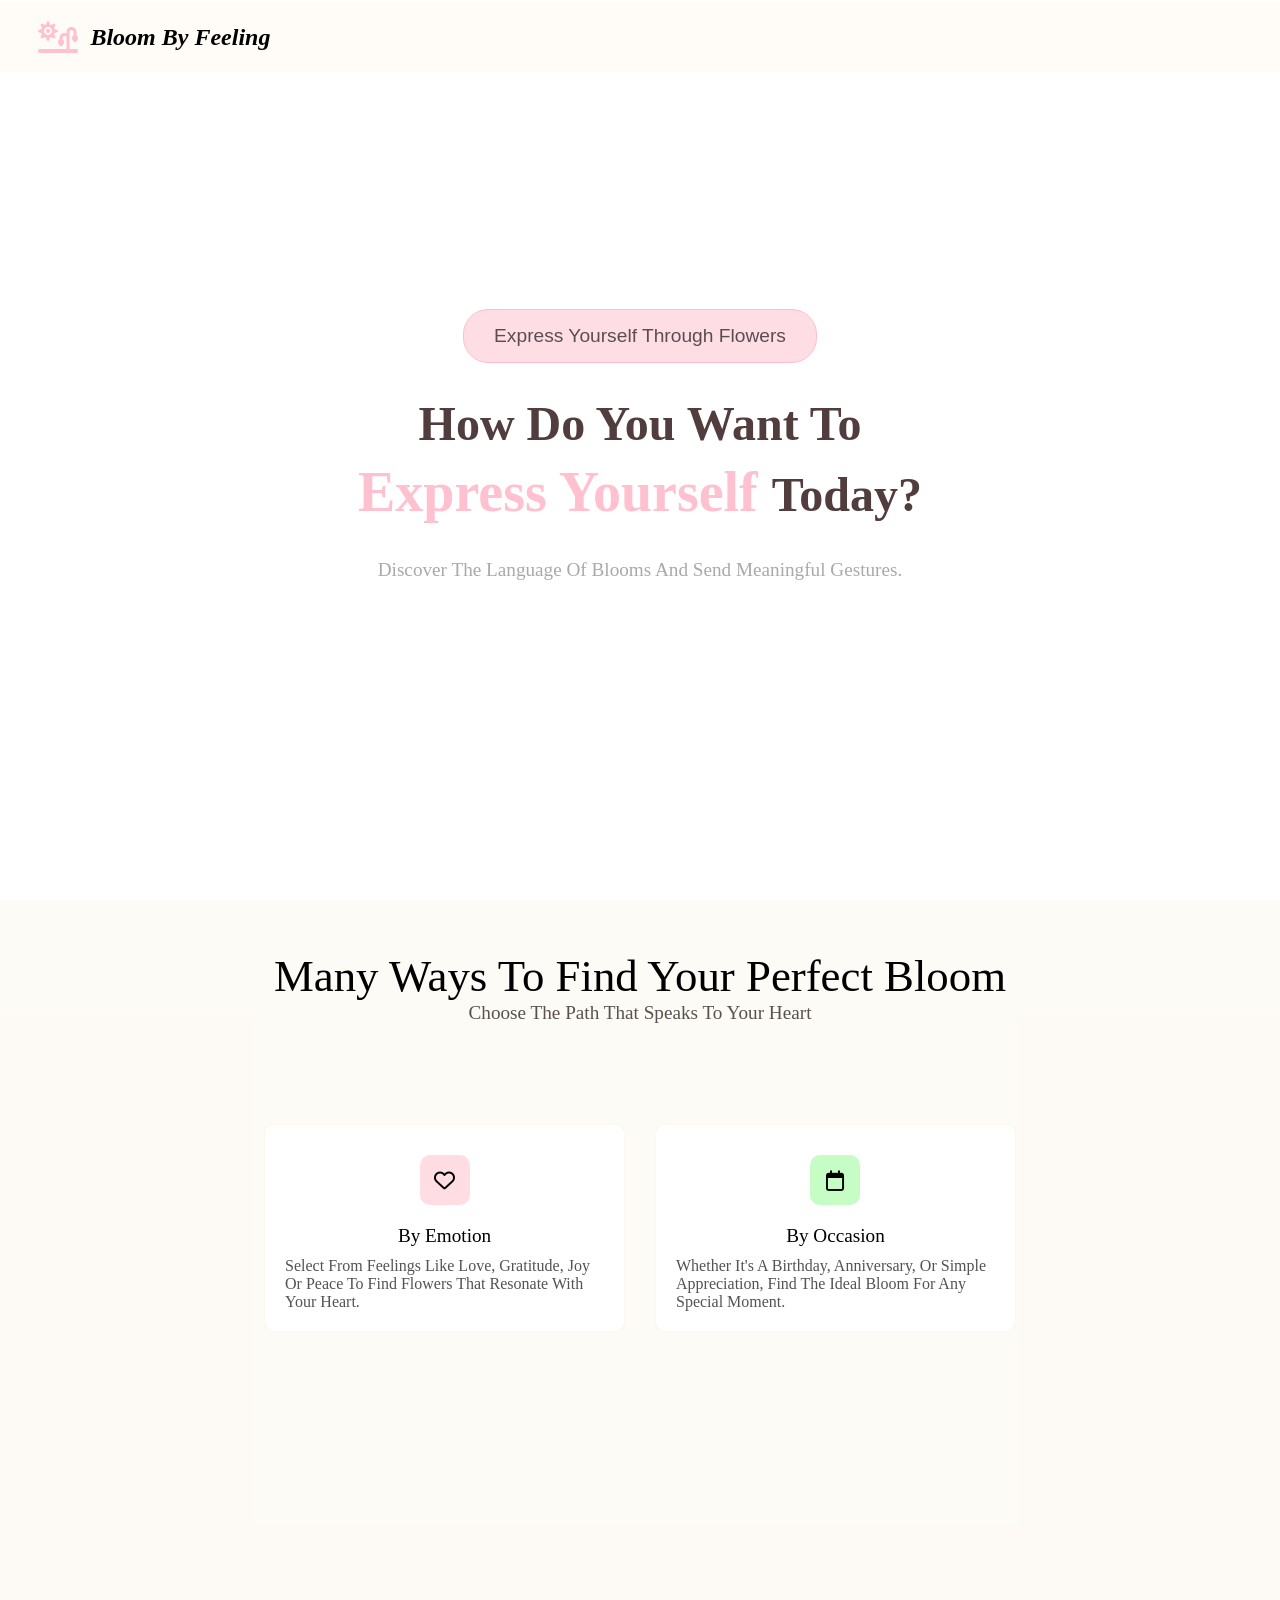
<file: index.html>
<!DOCTYPE html>
<html lang="en">
<head>
    <meta charset="UTF-8">
    <meta name="viewport" content="width=device-width, initial-scale=1.0">
    <title>Document</title>
    <link rel="stylesheet" href="bloom.css">
    <link rel="stylesheet" href="https://cdnjs.cloudflare.com/ajax/libs/font-awesome/6.4.0/css/all.min.css">
</head>
<body>
    <header>
        <nav>
            <i class="fa-solid fa-sun-plant-wilt"></i>
            <p>Bloom By Feeling</p>
        </nav>
        <section class="landing">
            <button>Express Yourself Through Flowers</button>
            <p>
                how do you want to <br> <span>Express Yourself </span>today?
            </p>
            <span class="basic-info">
                discover the language of blooms and send meaningful gestures.
            </span>
        </section>
    </header>
    <main>
        <div class="address">
            <p>many ways to find your perfect bloom</p>
            <span>choose the path that speaks to your heart</span>
        </div>
        <div class="main-cards">
            <div class="c1">
                <i class="fa-regular fa-heart"></i>
                <p>by emotion</p>
                <span>
                    select from feelings like love, gratitude, joy or peace to find flowers that resonate with your heart.
                </span>
            </div>
            <div class="c3">
                <i class="fa-regular fa-calendar"></i>
                <p>by occasion</p>
                <span>
                    whether it's a birthday, anniversary, or simple appreciation, find the ideal bloom for any special moment.
                </span>
            </div>
        </div>
    </main>
    <script src="bloom.js"></script>

</body>
</html>
</file>
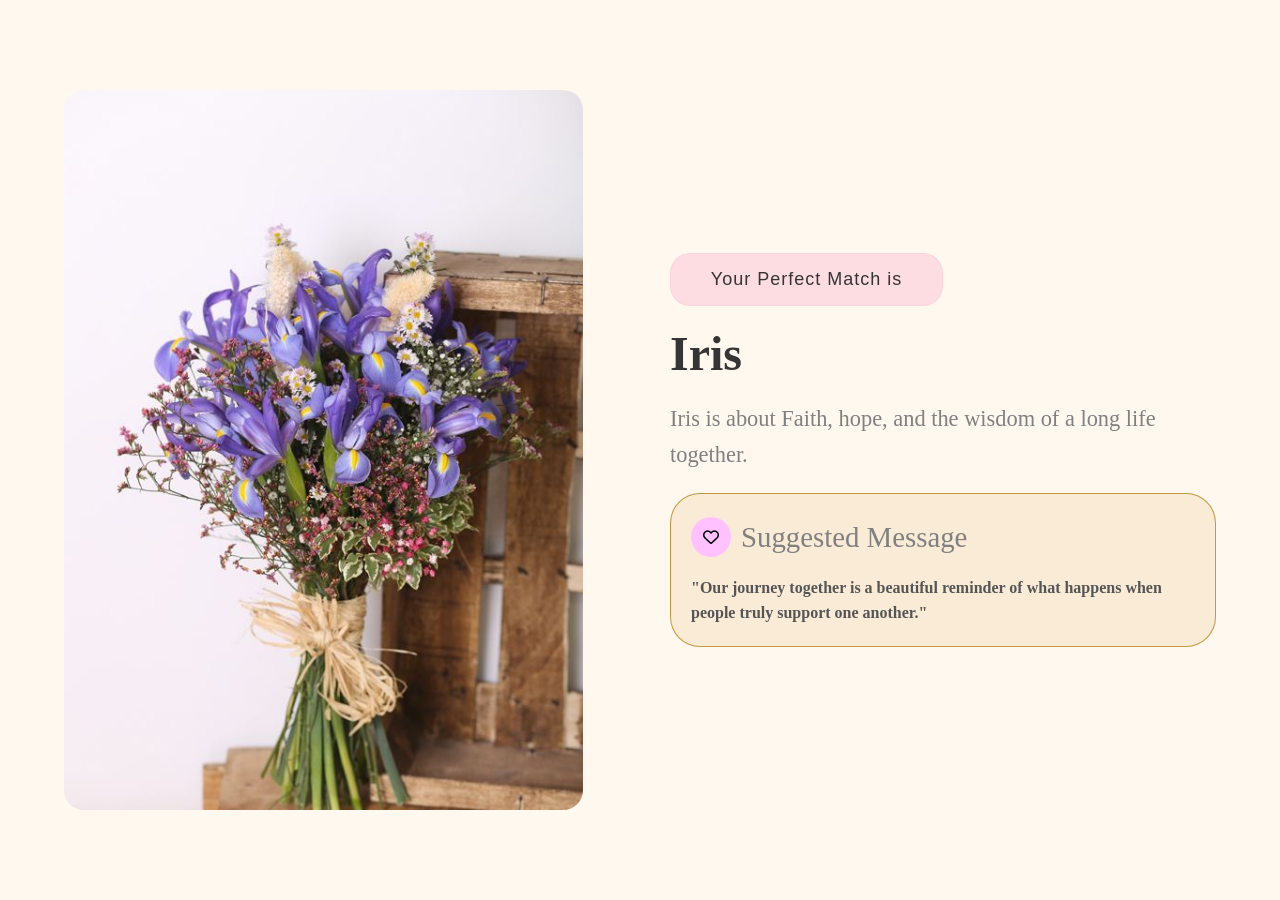
<file: ann.html>
<!DOCTYPE html>
<html lang="en">
<head>
    <meta charset="UTF-8">
    <meta name="viewport" content="width=device-width, initial-scale=1.0">
    <title>Document</title>
    <link rel="stylesheet" href="emotion1.css">
    <link rel="stylesheet" href="https://cdnjs.cloudflare.com/ajax/libs/font-awesome/6.4.0/css/all.min.css">
</head>
<body>
    <div class="main-content">
        <div class="pic">
            <img src="Iris.jpg">
        </div>
        <div class="description">
            <button>Your Perfect Match is</button>
            <p>Iris</p>
            <span>Iris is about Faith, hope, and the wisdom of a long life together.
            </span>
            <div class="msg">
                <div class="address">
                    <i class="fa-regular fa-heart"></i>
                    <span>Suggested Message</span>
                    
                </div>
                <div>
                    <p>"Our journey together is a beautiful reminder of what happens when people truly support one another."</p>
                </div>
            </div>    
        </div>
    </div>
    
</body>
</html>
</file>
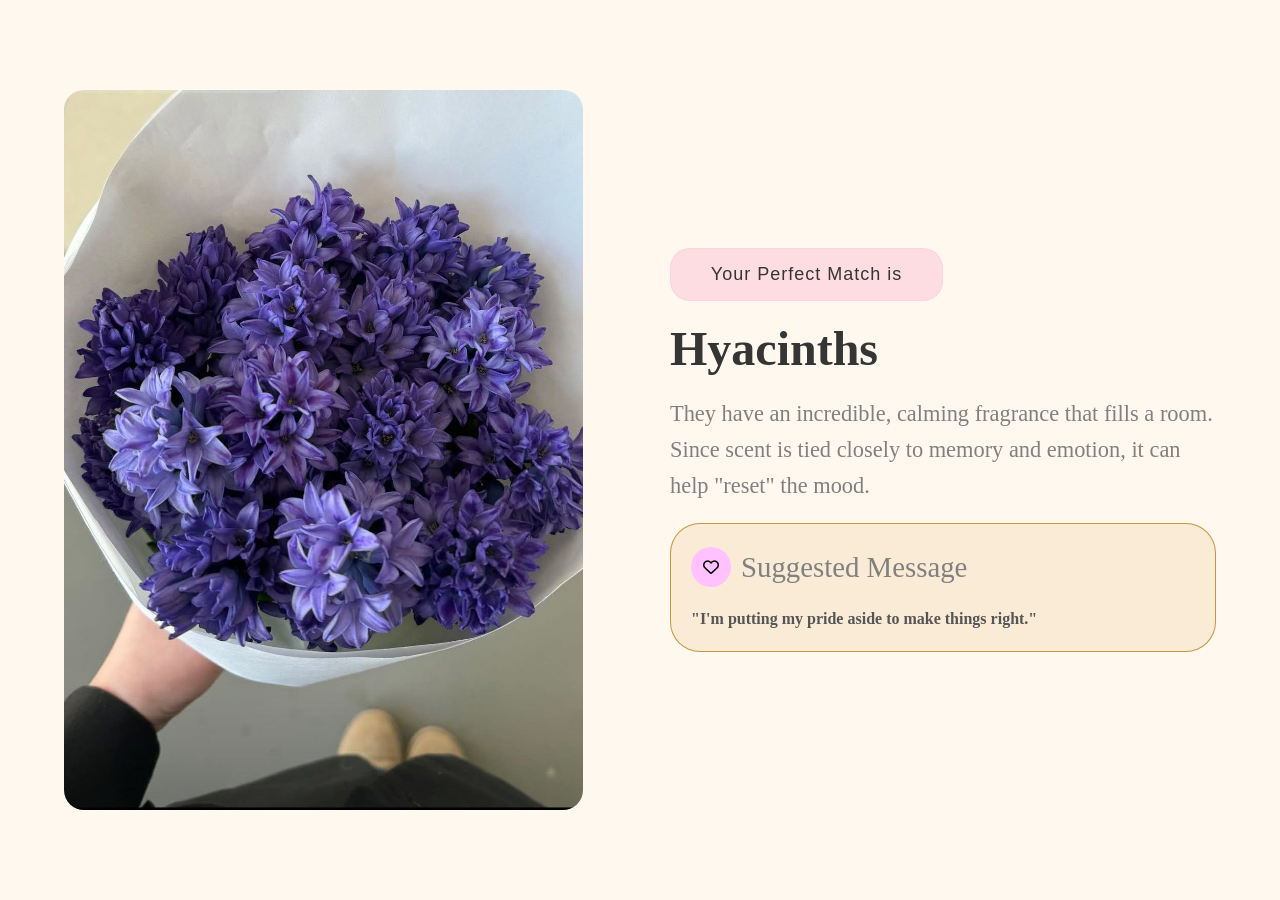
<file: apology.html>
<!DOCTYPE html>
<html lang="en">
<head>
    <meta charset="UTF-8">
    <meta name="viewport" content="width=device-width, initial-scale=1.0">
    <title>Document</title>
    <link rel="stylesheet" href="emotion1.css">
    <link rel="stylesheet" href="https://cdnjs.cloudflare.com/ajax/libs/font-awesome/6.4.0/css/all.min.css">
</head>
<body>
    <div class="main-content">
        <div class="pic">
            <img src="Hyacinths.jpg">
        </div>
        <div class="description">
            <button>Your Perfect Match is</button>
            <p>Hyacinths</p>
            <span>They have an incredible, calming fragrance that fills a room. Since scent is tied closely to memory and emotion, it can help "reset" the mood.
            </span>
            <div class="msg">
                <div class="address">
                    <i class="fa-regular fa-heart"></i>
                    <span>Suggested Message</span>
                    
                </div>
                <div>
                    <p>"I'm putting my pride aside to make things right."</p>
                </div>
            </div>    
        </div>
    </div>
    
</body>
</html>
</file>
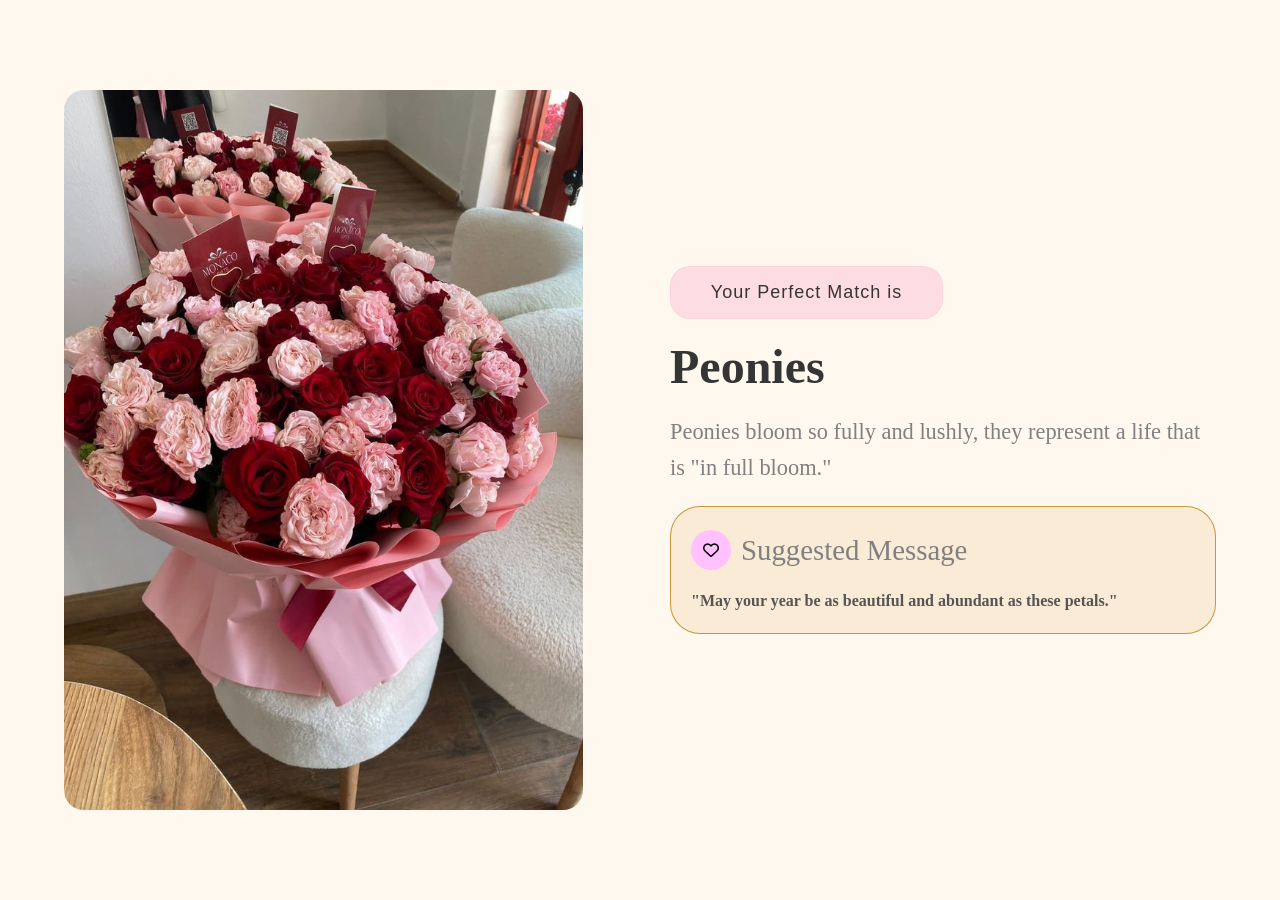
<file: birthday.html>
<!DOCTYPE html>
<html lang="en">
<head>
    <meta charset="UTF-8">
    <meta name="viewport" content="width=device-width, initial-scale=1.0">
    <title>Document</title>
    <link rel="stylesheet" href="emotion1.css">
    <link rel="stylesheet" href="https://cdnjs.cloudflare.com/ajax/libs/font-awesome/6.4.0/css/all.min.css">
</head>
<body>
    <div class="main-content">
        <div class="pic">
            <img src="Peonies.jpg">
        </div>
        <div class="description">
            <button>Your Perfect Match is</button>
            <p>Peonies</p>
            <span>Peonies bloom so fully and lushly, they represent a life that is "in full bloom."
            </span>
            <div class="msg">
                <div class="address">
                    <i class="fa-regular fa-heart"></i>
                    <span>Suggested Message</span>
                    
                </div>
                <div>
                    <p>"May your year be as beautiful and abundant as these petals."</p>
                </div>
            </div>    
        </div>
    </div>
    
</body>
</html>
</file>
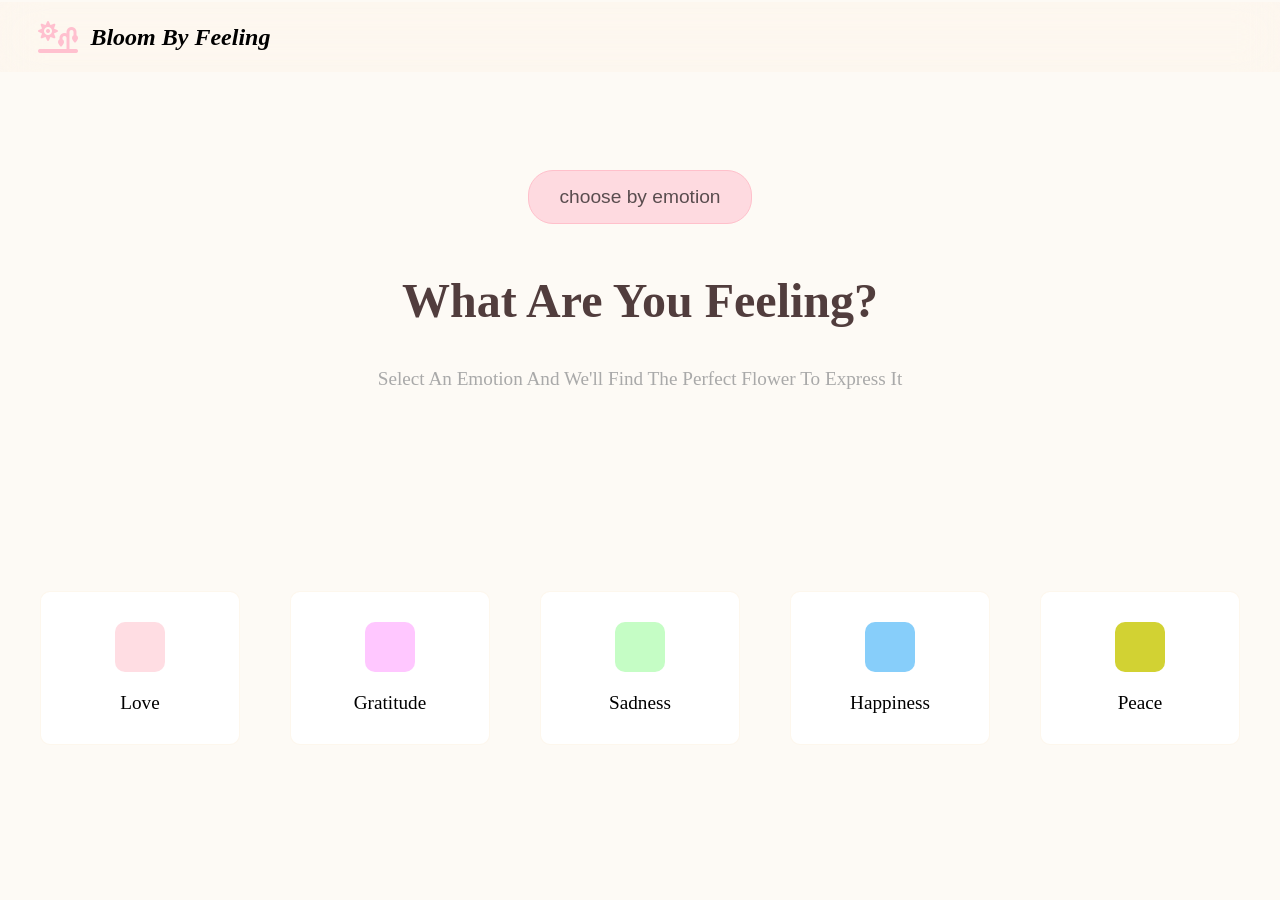
<file: emotion.html>
<!DOCTYPE html>
<html lang="en">
<head>
    <meta charset="UTF-8">
    <meta name="viewport" content="width=device-width, initial-scale=1.0">
    <title>Document</title>
    <link href="https://afeld.github.io/emoji-css/emoji.css" rel="stylesheet">
    <link rel="stylesheet" href="emo.css">
    <link rel="stylesheet" href="https://cdnjs.cloudflare.com/ajax/libs/font-awesome/6.4.0/css/all.min.css">
</head>
<body>
    <header>
        <nav>
            <i class="fa-solid fa-sun-plant-wilt"></i>
            <p>Bloom By Feeling</p>
        </nav>
        <section class="landing">
            <button>choose by emotion</button>
            <p>
                what are you feeling?
            </p>
            <span class="basic-info">
                select an emotion and we'll find the perfect flower to express it
            </span>
        </section>
    </header>
    <main>
        <div class="main-cards">
            <div class="card-1">
                <i class="em em-two_hearts" aria-role="presentation" aria-label="TWO HEARTS"></i>
                <p>Love</p>                   
            </div>
            <div class="card-2">
                <i class="em em-pray" aria-role="presentation" aria-label="PERSON WITH FOLDED HANDS"></i>
                <p>Gratitude</p>
            </div>
            <div class="card-3">
                <i class="em em-white_frowning_face" aria-role="presentation" aria-label=""></i>
                <p>Sadness</p>
            </div>
            <div class="card-4">
                <i class="em em-hugging_face" aria-role="presentation" aria-label="HUGGING FACE"></i>
                <p>Happiness</p> 
            </div>
            <div class="card-5">
                <i class="em em-peace_symbol" aria-role="presentation" aria-label=""></i>
                <p>Peace</p>
            </div>
        </div>
    </main>
    <script>
        const emotionLove = document.getElementsByClassName('card-1')[0];
        emotionLove.addEventListener('click', () => {
            window.location.href = 'emotion1.html';
        });

        const emotionGratitude = document.getElementsByClassName('card-2')[0];
        emotionGratitude.addEventListener('click', () => {
            window.location.href = 'emotion2.html';
        });

        const emotionSad = document.getElementsByClassName('card-3')[0];
        emotionSad.addEventListener('click', () => {
            window.location.href = 'emotion3.html';
        });

        const emotionHappiness = document.getElementsByClassName('card-4')[0];
        emotionHappiness.addEventListener('click', () => {
            window.location.href = 'emotion4.html';
        });

        const emotionPeace = document.getElementsByClassName('card-5')[0];
        emotionPeace.addEventListener('click', () => {
            window.location.href = 'emotion5.html';
        });

    </script>
</body>
</html>
</file>
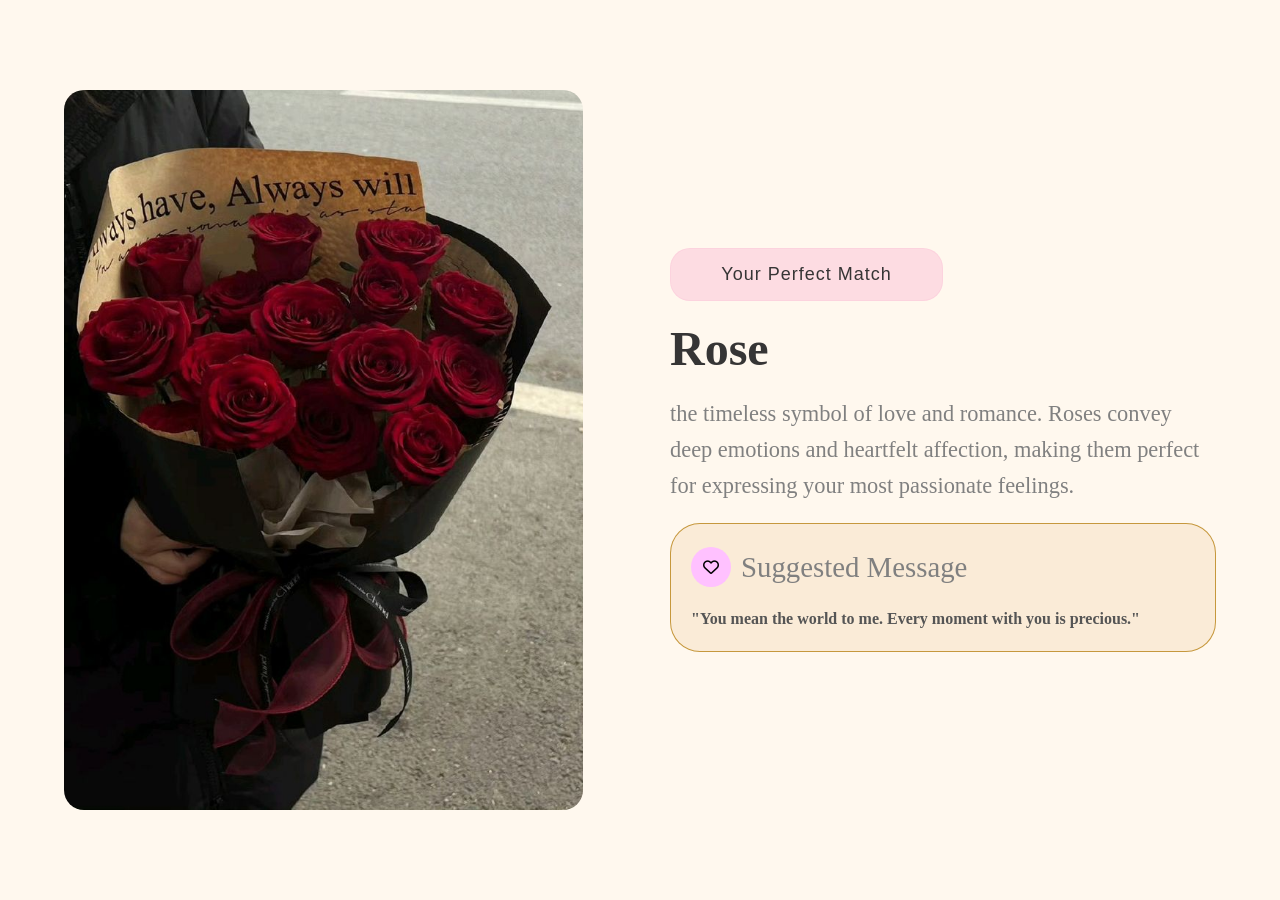
<file: emotion1.html>
<!DOCTYPE html>
<html lang="en">
<head>
    <meta charset="UTF-8">
    <meta name="viewport" content="width=device-width, initial-scale=1.0">
    <title>Document</title>
    <link rel="stylesheet" href="emotion1.css">
    <link rel="stylesheet" href="https://cdnjs.cloudflare.com/ajax/libs/font-awesome/6.4.0/css/all.min.css">
</head>
<body>
    <div class="main-content">
        <div class="pic">
            <img src="redrose.jpg">
        </div>
        <div class="description">
            <button>Your Perfect Match</button>
            <p>Rose</p>
            <span>the timeless symbol of love and romance. Roses convey deep emotions and heartfelt affection, making them perfect for expressing your most passionate feelings.</span>
            <div class="msg">
                <div class="address">
                    <i class="fa-regular fa-heart"></i>
                    <span>Suggested Message</span>
                    
                </div>
                <div>
                    <p>"You mean the world to me. Every moment with you is precious."</p>
                </div>
            </div>    
        </div>
    </div>
    
</body>
</html>
</file>
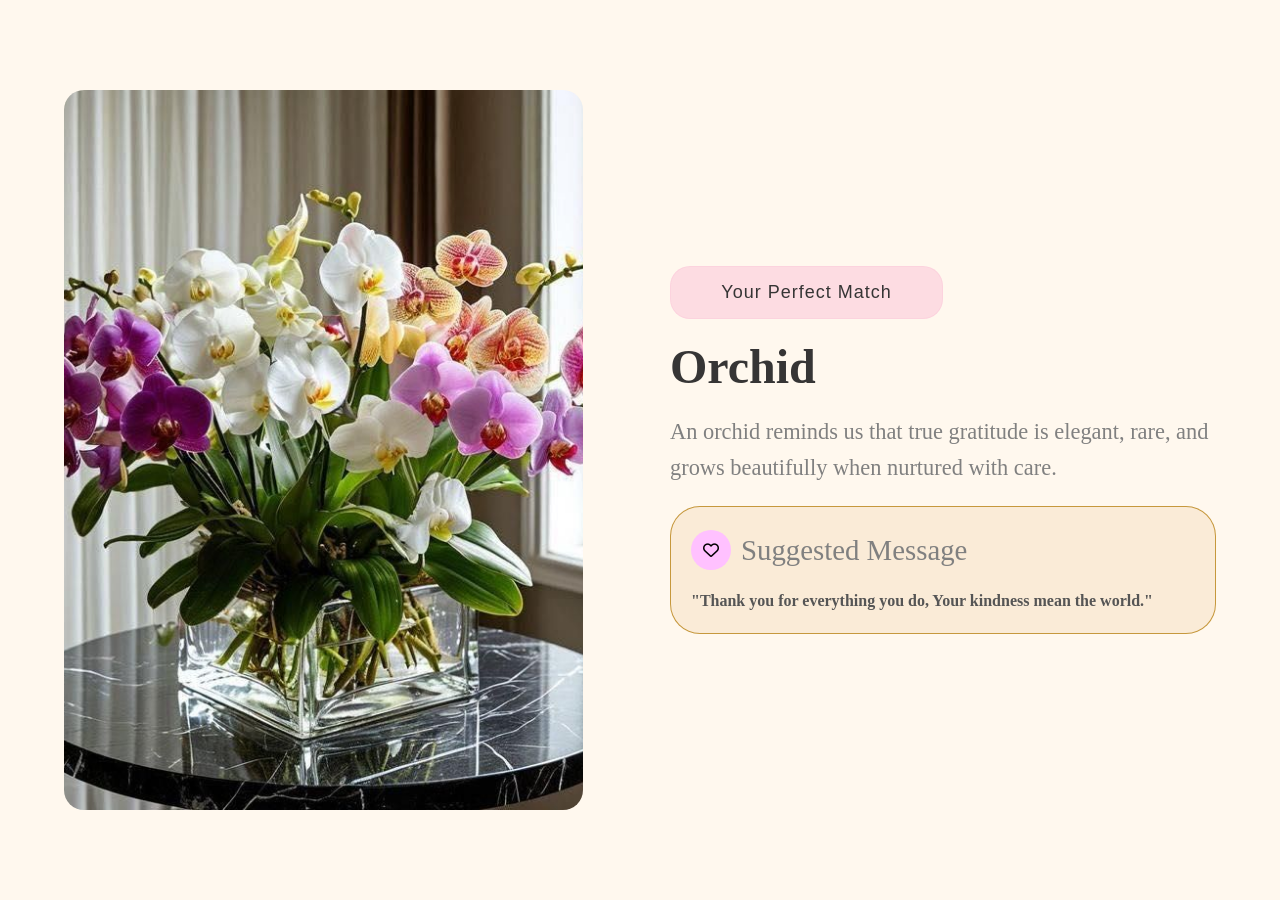
<file: emotion2.html>
<!DOCTYPE html>
<html lang="en">
<head>
    <meta charset="UTF-8">
    <meta name="viewport" content="width=device-width, initial-scale=1.0">
    <title>Document</title>
    <link rel="stylesheet" href="emotion1.css">
    <link rel="stylesheet" href="https://cdnjs.cloudflare.com/ajax/libs/font-awesome/6.4.0/css/all.min.css">
</head>
<body>
    <div class="main-content">
        <div class="pic">
            <img src="orchid.jpg">
        </div>
        <div class="description">
            <button>Your Perfect Match</button>
            <p>Orchid</p>
            <span>An orchid reminds us that true gratitude is elegant, rare, and grows beautifully when nurtured with care.</span>
            <div class="msg">
                <div class="address">
                    <i class="fa-regular fa-heart"></i>
                    <span>Suggested Message</span>
                    
                </div>
                <div>
                    <p>"Thank you for everything you do, Your kindness mean the world."</p>
                </div>
            </div>    
        </div>
    </div>
    
</body>
</html>
</file>
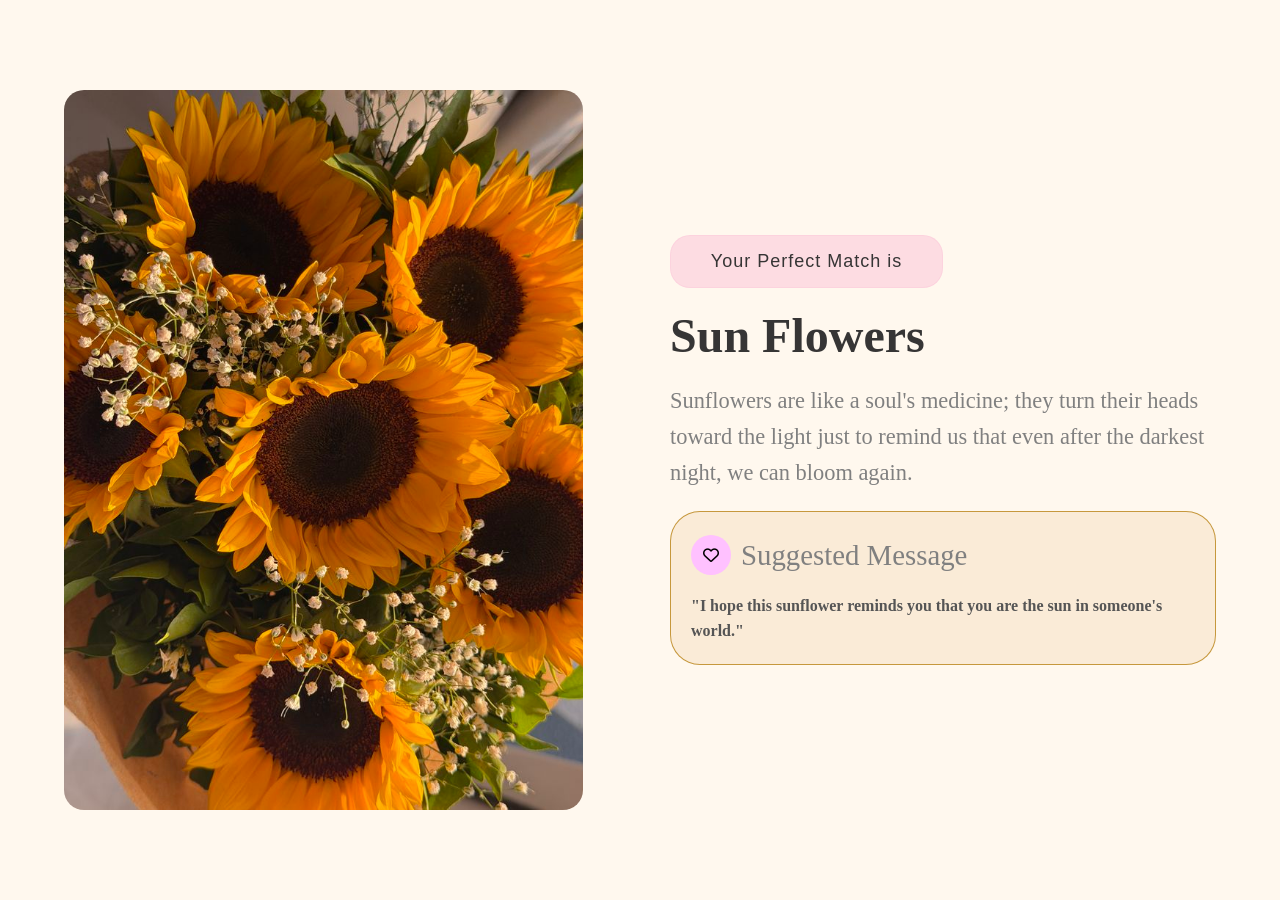
<file: emotion3.html>
<!DOCTYPE html>
<html lang="en">
<head>
    <meta charset="UTF-8">
    <meta name="viewport" content="width=device-width, initial-scale=1.0">
    <title>Document</title>
    <link rel="stylesheet" href="emotion1.css">
    <link rel="stylesheet" href="https://cdnjs.cloudflare.com/ajax/libs/font-awesome/6.4.0/css/all.min.css">
</head>
<body>
    <div class="main-content">
        <div class="pic">
            <img src="sunflowers.jpg">
        </div>
        <div class="description">
            <button>Your Perfect Match is</button>
            <p>Sun Flowers</p>
            <span>Sunflowers are like a soul's medicine; they turn their heads toward the light just to remind us that even after the darkest night, we can bloom again.</span>
            <div class="msg">
                <div class="address">
                    <i class="fa-regular fa-heart"></i>
                    <span>Suggested Message</span>
                    
                </div>
                <div>
                    <p>"I hope this sunflower reminds you that you are the sun in someone's world."</p>
                </div>
            </div>    
        </div>
    </div>
    
</body>
</html>
</file>
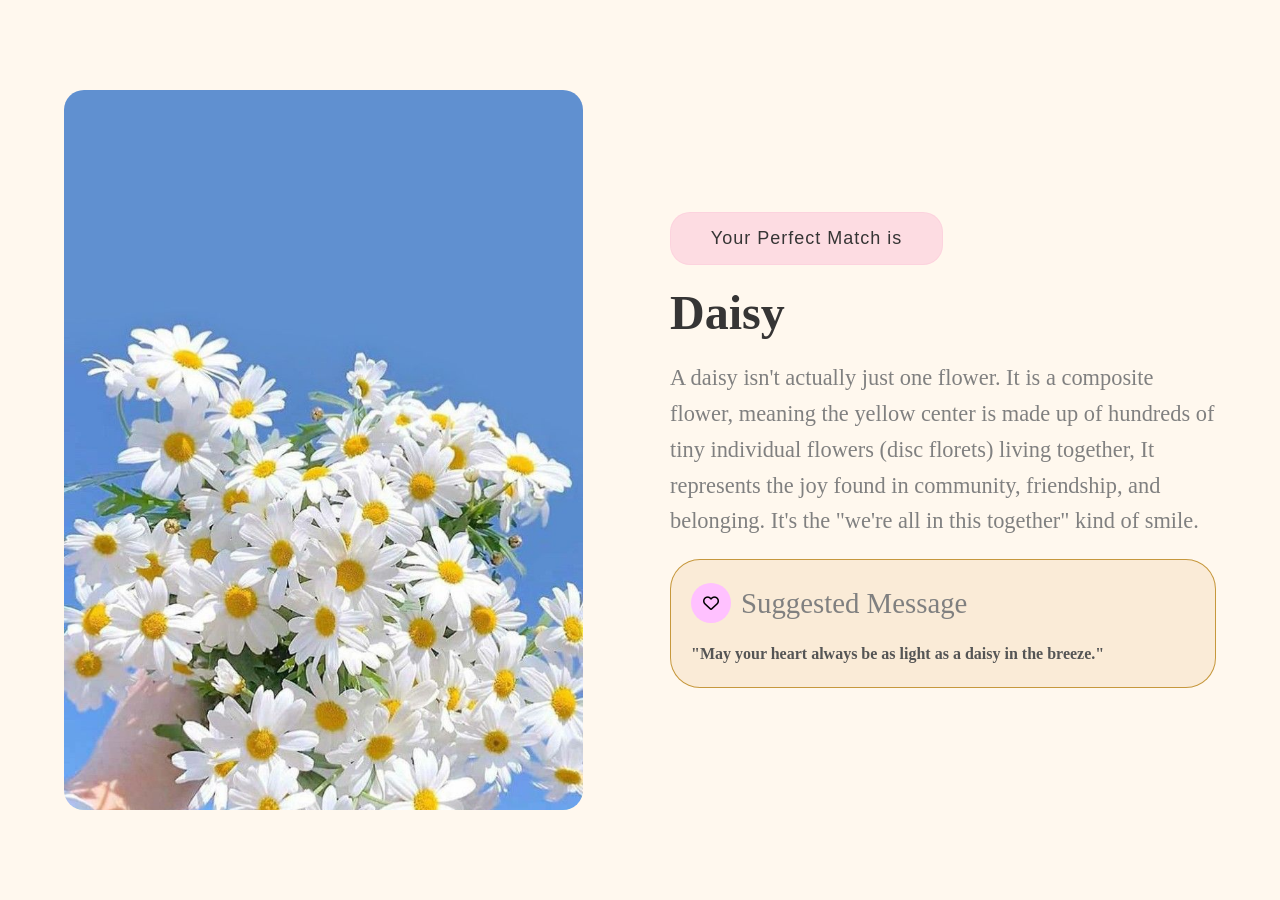
<file: emotion4.html>
<!DOCTYPE html>
<html lang="en">
<head>
    <meta charset="UTF-8">
    <meta name="viewport" content="width=device-width, initial-scale=1.0">
    <title>Document</title>
    <link rel="stylesheet" href="emotion1.css">
    <link rel="stylesheet" href="https://cdnjs.cloudflare.com/ajax/libs/font-awesome/6.4.0/css/all.min.css">
</head>
<body>
    <div class="main-content">
        <div class="pic">
            <img src="Daisies.jpg">
        </div>
        <div class="description">
            <button>Your Perfect Match is</button>
            <p>Daisy</p>
            <span>A daisy isn't actually just one flower. It is a composite flower, meaning the yellow center is made up of hundreds of tiny individual flowers (disc florets) living together,
                It represents the joy found in community, friendship, and belonging. It's the "we're all in this together" kind of smile.

            </span>
            <div class="msg">
                <div class="address">
                    <i class="fa-regular fa-heart"></i>
                    <span>Suggested Message</span>
                    
                </div>
                <div>
                    <p>"May your heart always be as light as a daisy in the breeze."</p>
                </div>
            </div>    
        </div>
    </div>
    
</body>
</html>
</file>
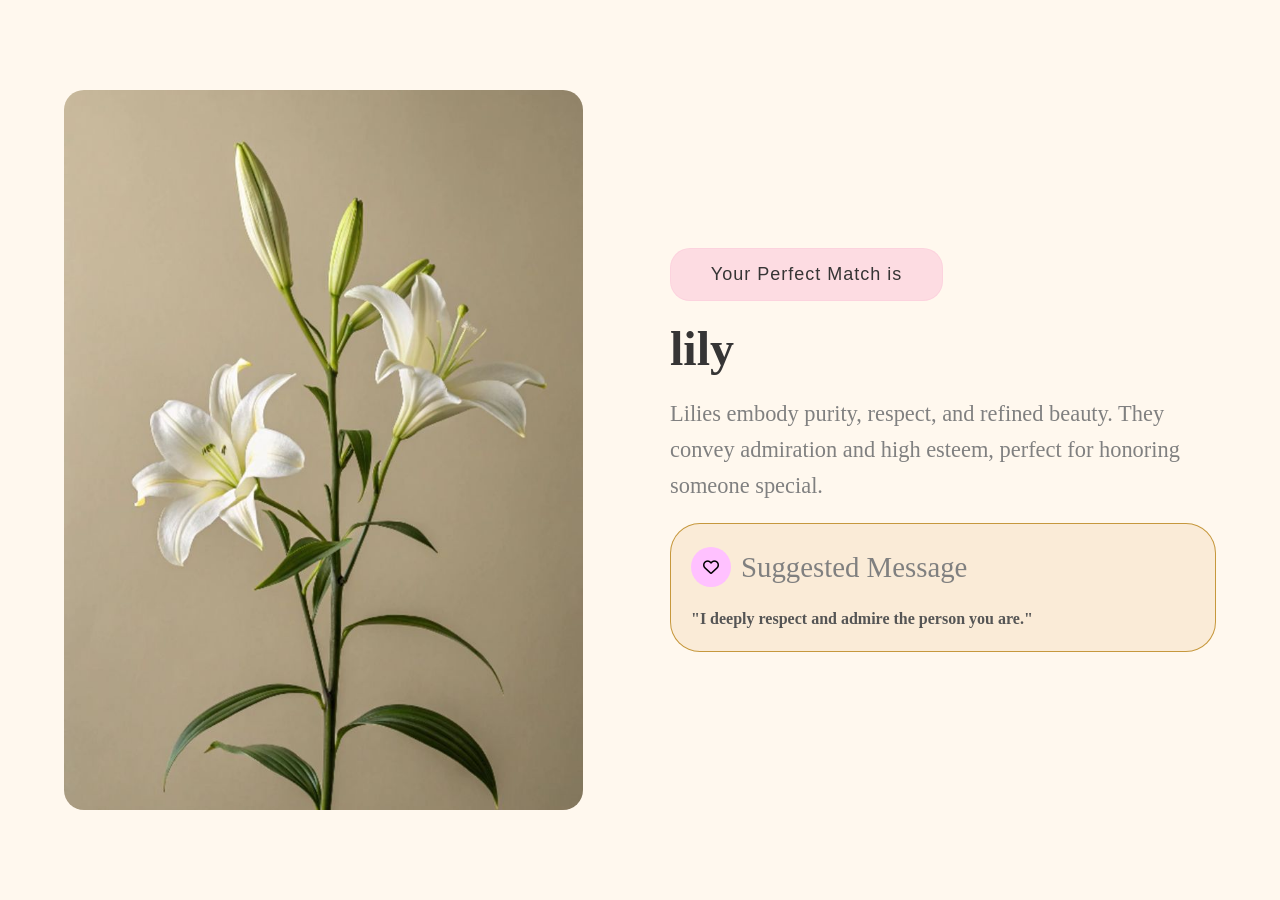
<file: emotion5.html>
<!DOCTYPE html>
<html lang="en">
<head>
    <meta charset="UTF-8">
    <meta name="viewport" content="width=device-width, initial-scale=1.0">
    <title>Document</title>
    <link rel="stylesheet" href="emotion1.css">
    <link rel="stylesheet" href="https://cdnjs.cloudflare.com/ajax/libs/font-awesome/6.4.0/css/all.min.css">
</head>
<body>
    <div class="main-content">
        <div class="pic">
            <img src="lily.jpg">
        </div>
        <div class="description">
            <button>Your Perfect Match is</button>
            <p>lily</p>
            <span>Lilies embody purity, respect, and refined beauty. They convey admiration and high esteem, perfect for honoring someone special.
            </span>
            <div class="msg">
                <div class="address">
                    <i class="fa-regular fa-heart"></i>
                    <span>Suggested Message</span>
                    
                </div>
                <div>
                    <p>"I deeply respect and admire the person you are."</p>
                </div>
            </div>    
        </div>
    </div>
    
</body>
</html>
</file>
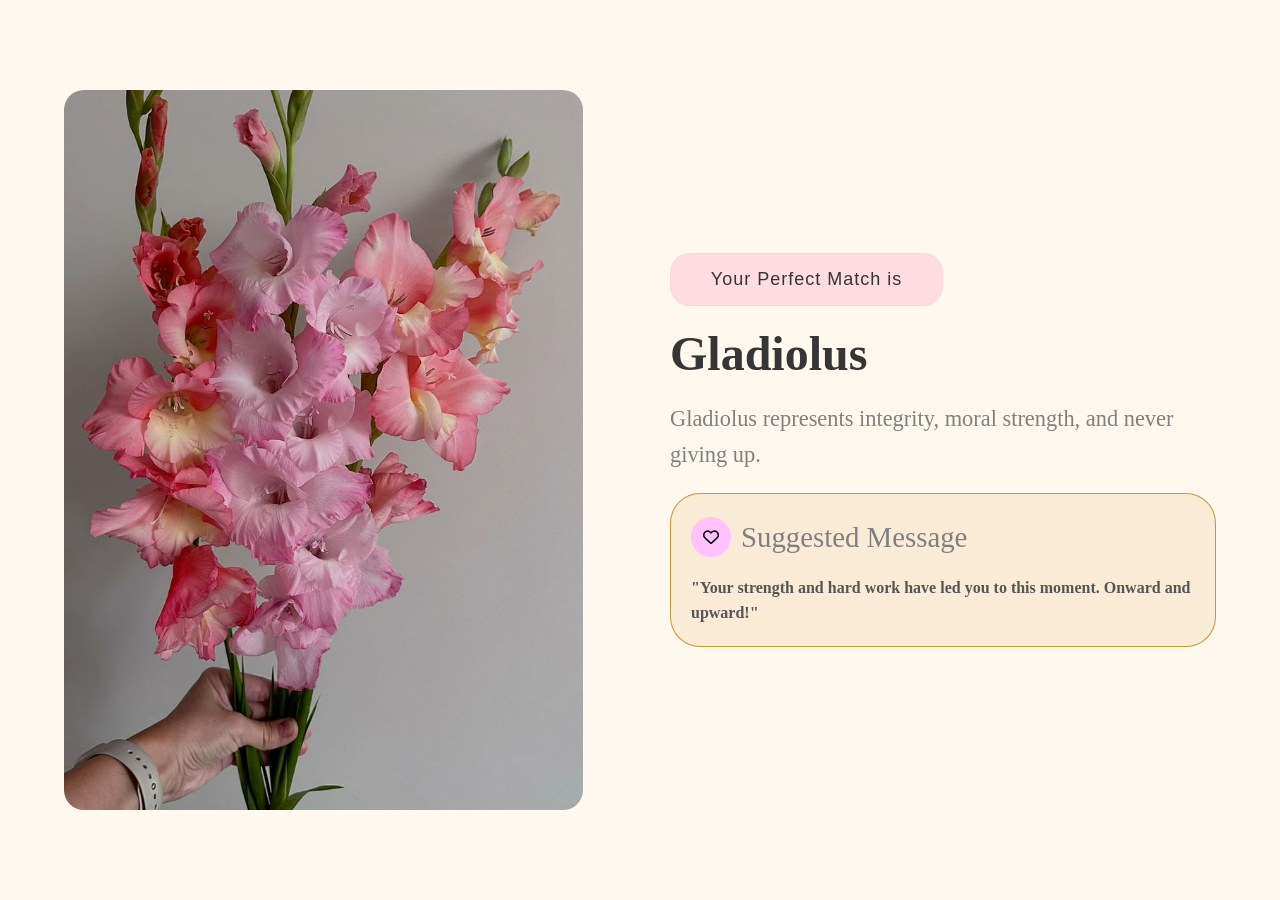
<file: grad.html>
<!DOCTYPE html>
<html lang="en">
<head>
    <meta charset="UTF-8">
    <meta name="viewport" content="width=device-width, initial-scale=1.0">
    <title>Document</title>
    <link rel="stylesheet" href="emotion1.css">
    <link rel="stylesheet" href="https://cdnjs.cloudflare.com/ajax/libs/font-awesome/6.4.0/css/all.min.css">
</head>
<body>
    <div class="main-content">
        <div class="pic">
            <img src="Gladiolus.jpg">
        </div>
        <div class="description">
            <button>Your Perfect Match is</button>
            <p>Gladiolus</p>
            <span>Gladiolus represents integrity, moral strength, and never giving up.
            </span>
            <div class="msg">
                <div class="address">
                    <i class="fa-regular fa-heart"></i>
                    <span>Suggested Message</span>
                    
                </div>
                <div>
                    <p>"Your strength and hard work have led you to this moment. Onward and upward!"</p>
                </div>
            </div>    
        </div>
    </div>
    
</body>
</html>
</file>
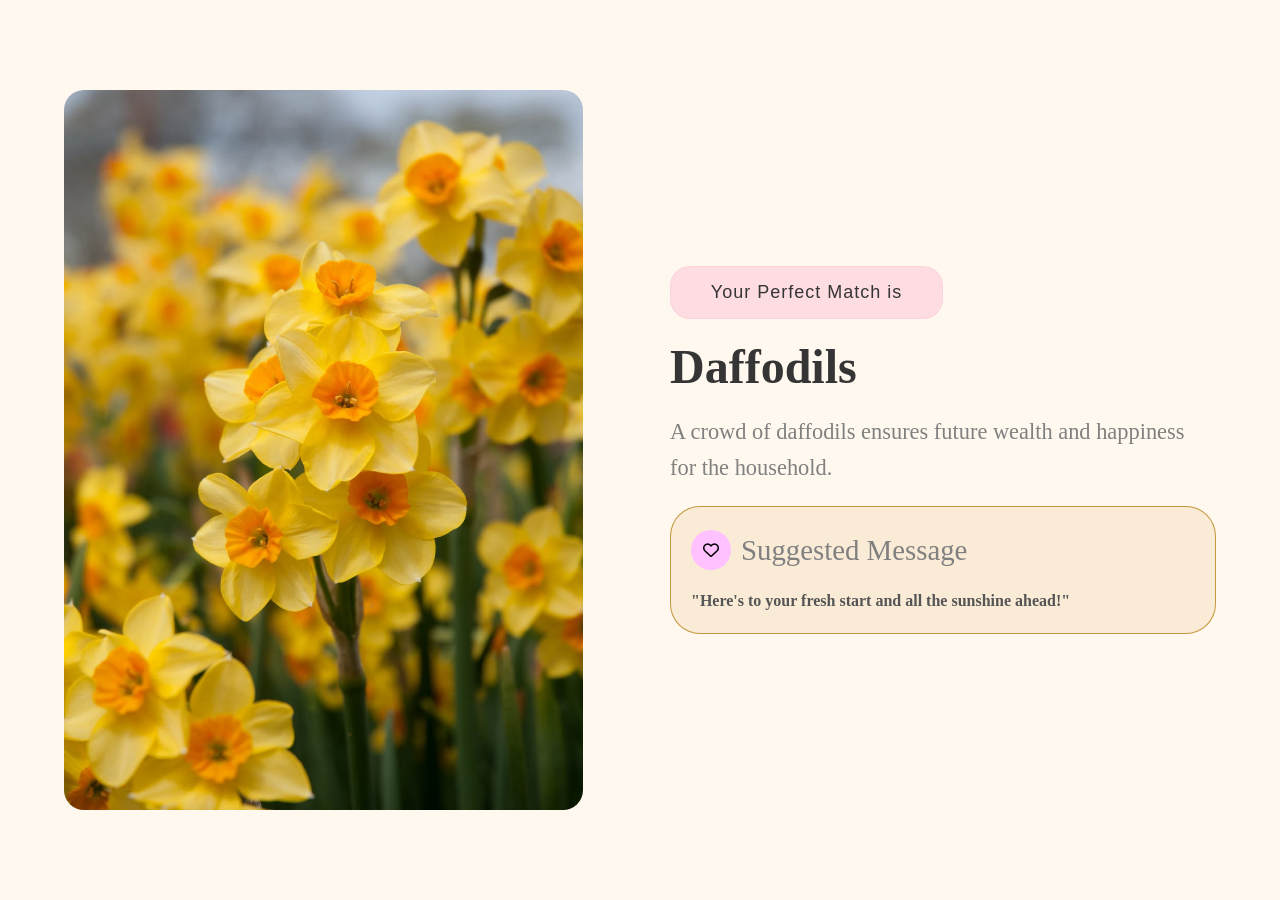
<file: newbegin.html>
<!DOCTYPE html>
<html lang="en">
<head>
    <meta charset="UTF-8">
    <meta name="viewport" content="width=device-width, initial-scale=1.0">
    <title>Document</title>
    <link rel="stylesheet" href="emotion1.css">
    <link rel="stylesheet" href="https://cdnjs.cloudflare.com/ajax/libs/font-awesome/6.4.0/css/all.min.css">
</head>
<body>
    <div class="main-content">
        <div class="pic">
            <img src="Daffodils.jpg">
        </div>
        <div class="description">
            <button>Your Perfect Match is</button>
            <p>Daffodils</p>
            <span>A crowd of daffodils ensures future wealth and happiness for the household.
            </span>
            <div class="msg">
                <div class="address">
                    <i class="fa-regular fa-heart"></i>
                    <span>Suggested Message</span>
                    
                </div>
                <div>
                    <p>"Here's to your fresh start and all the sunshine ahead!"</p>
                </div>
            </div>    
        </div>
    </div>
    
</body>
</html>
</file>
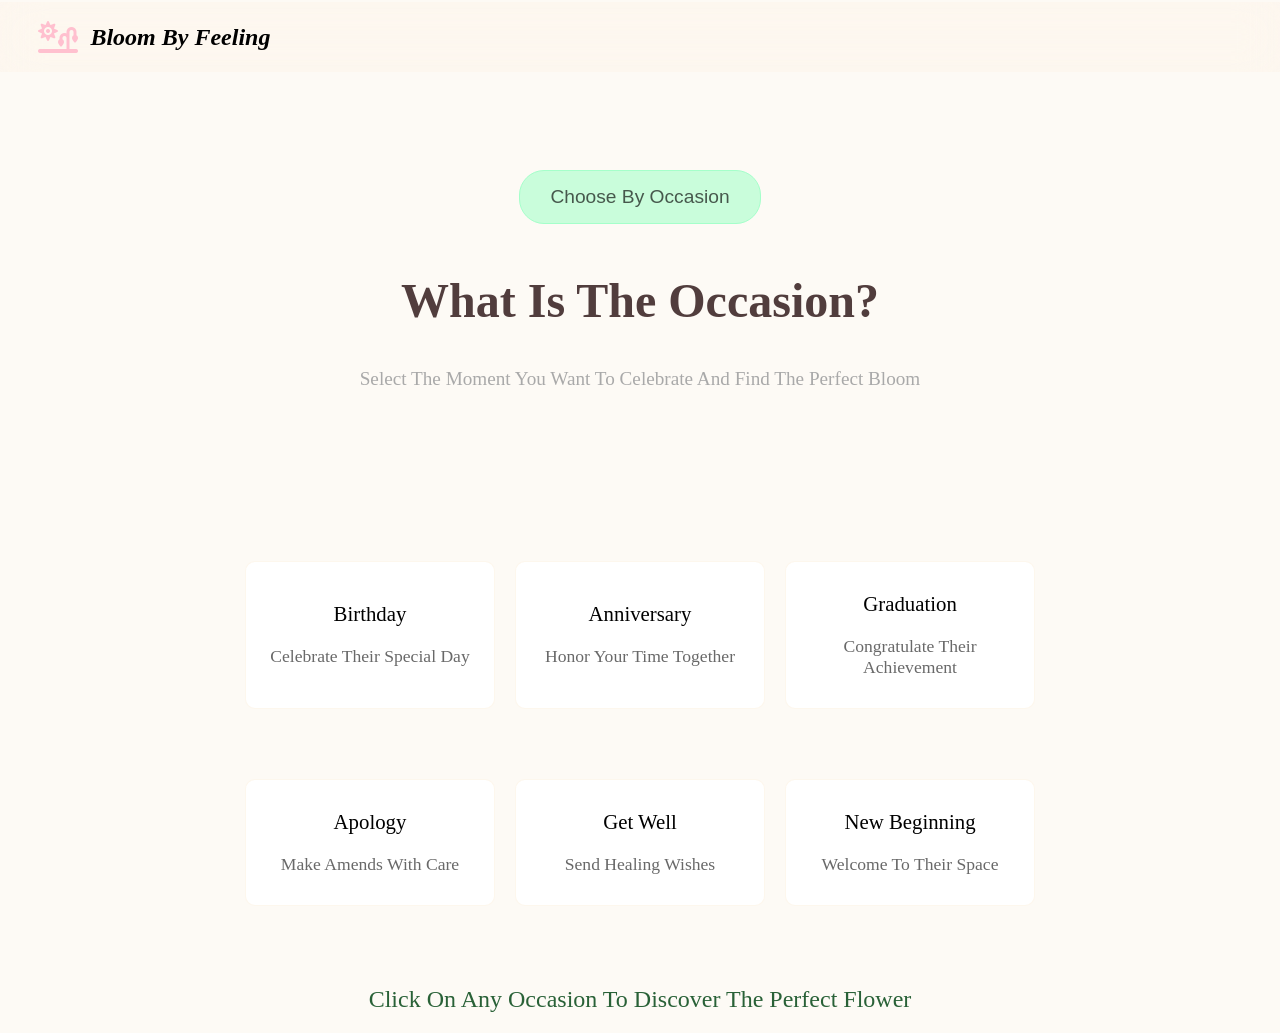
<file: occasion.html>
<!DOCTYPE html>
<html lang="en">
<head>
    <meta charset="UTF-8">
    <meta name="viewport" content="width=device-width, initial-scale=1.0">
    <title>Document</title>
    <link href="https://afeld.github.io/emoji-css/emoji.css" rel="stylesheet">
    <link rel="stylesheet" href="occ.css">
    <link rel="stylesheet" href="https://cdnjs.cloudflare.com/ajax/libs/font-awesome/6.4.0/css/all.min.css">
</head>
<body>
    <header>
        <nav>
            <i class="fa-solid fa-sun-plant-wilt"></i>
            <p>Bloom By Feeling</p>
        </nav>
        <section class="landing">
            <button>choose by occasion</button>
            <p>
                what is the occasion?
            </p>
            <span class="basic-info">
                select the moment you want to celebrate and find the perfect bloom
            </span>
        </section>
    </header>
    <main>
        <div class="main-cards">
            <div class="group1">
                <div class="card-1">
                    <i class="em em-birthday" aria-role="presentation" aria-label="BIRTHDAY CAKE"></i>
                    <p>Birthday</p>    
                    <span>
                        celebrate their special day
                    </span>    
                </div>
                <div class="card-2">
                    <i class="em em-gift_heart" aria-role="presentation" aria-label="HEART WITH RIBBON"></i>
                    <p>Anniversary</p>
                    <span>
                        honor your time together
                    </span>
                </div>
                <div class="card-3">
                    <i class="em em-mortar_board" aria-role="presentation" aria-label="GRADUATION CAP"></i>
                    <p>Graduation</p>
                    <span>congratulate their achievement</span>
                </div>     
            </div>
            <div class="group2">
                <div class="card-4">
                    <i class="em em-blue_heart" aria-role="presentation" aria-label="BLUE HEART"></i>
                    <p>Apology</p>       
                    <span>Make amends with care</span>
                </div>
                <div class="card-5">
                    <i class="em em-wilted_flower" aria-role="presentation" aria-label="WILTED FLOWER"></i>
                    <p>Get Well</p>
                    <span>
                        send healing wishes
                    </span>
                </div>
                <div class="card-6">
                    <i class="em em-house_with_garden" aria-role="presentation" aria-label="HOUSE WITH GARDEN"></i>
                    <p>New beginning</p>
                    <span>
                        welcome to their space
                    </span>
                </div>     
            </div>
    </main>
    <p class="footer">
        click on any occasion to discover the perfect flower
    </p>

    <script>
        const occBirthday = document.getElementsByClassName('card-1')[0];
        occBirthday.addEventListener('click', () => {
            window.location.href = 'birthday.html';
        });

        const occAnn = document.getElementsByClassName('card-2')[0];
        occAnn.addEventListener('click', () => {
            window.location.href = 'ann.html';
        });

        const occNew = document.getElementsByClassName('card-6')[0];
        occNew.addEventListener('click', () => {
            window.location.href = 'newbegin.html';
        });

        const occGrad = document.getElementsByClassName('card-3')[0];
        occGrad.addEventListener('click', () => {
            window.location.href = 'grad.html';
        });

        const occApology = document.getElementsByClassName('card-4')[0];
        occApology.addEventListener('click', () => {
            window.location.href = 'apology.html';
        });

        const occWell = document.getElementsByClassName('card-5')[0];
        occWell.addEventListener('click', () => {
            window.location.href = 'well.html';
        });
    </script>




</body>
</html>
</file>
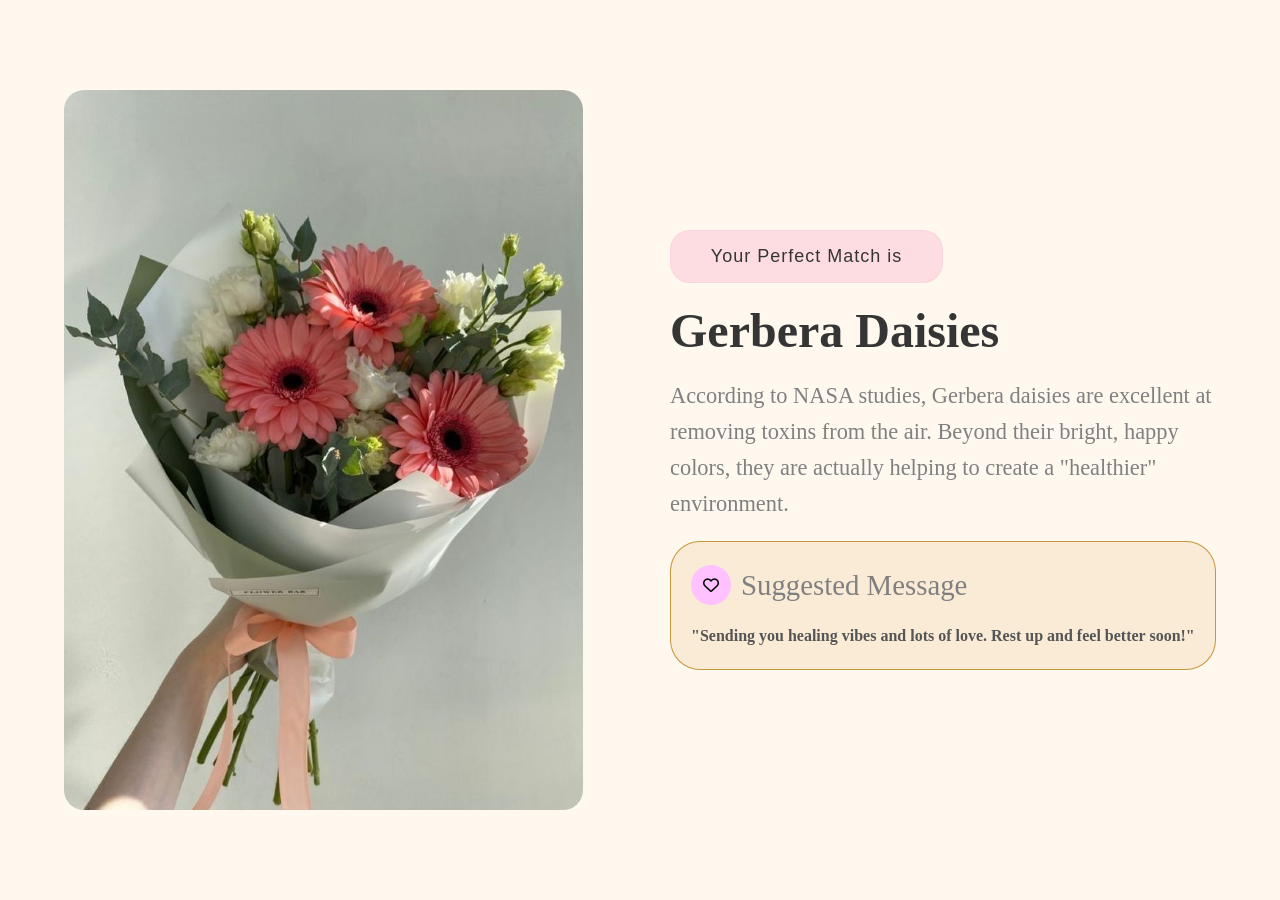
<file: well.html>
<!DOCTYPE html>
<html lang="en">
<head>
    <meta charset="UTF-8">
    <meta name="viewport" content="width=device-width, initial-scale=1.0">
    <title>Document</title>
    <link rel="stylesheet" href="emotion1.css">
    <link rel="stylesheet" href="https://cdnjs.cloudflare.com/ajax/libs/font-awesome/6.4.0/css/all.min.css">
</head>
<body>
    <div class="main-content">
        <div class="pic">
            <img src="GerberaDaisies.jpg">
        </div>
        <div class="description">
            <button>Your Perfect Match is</button>
            <p>Gerbera Daisies</p>
            <span>According to NASA studies, Gerbera daisies are excellent at removing toxins from the air. Beyond their bright, happy colors, they are actually helping to create a "healthier" environment.
            </span>
            <div class="msg">
                <div class="address">
                    <i class="fa-regular fa-heart"></i>
                    <span>Suggested Message</span>
                    
                </div>
                <div>
                    <p>"Sending you healing vibes and lots of love. Rest up and feel better soon!"</p>
                </div>
            </div>    
        </div>
    </div>
    
</body>
</html>
</file>
<file: bloom.css>
*{
    padding: 0;
    margin: 0;
    box-sizing: border-box;
}
header{
    width: 100%;
    height: 100vh;
    display: flex;
    flex-direction: column
}
nav{
    position: fixed; 
    top: 0;
    left: 0;
    width: 100%;
    display: flex;
    align-items: center;
    gap: 1%;
    padding: 1.5% 3%;
    z-index: 1000;
    margin-top: 2px;
    backdrop-filter:blur(20px);
    background-color: rgba(255, 228, 196, 0.121);
}

nav i{
    color: rgb(255, 192, 207);
    font-weight: bolder;
    font-size: xx-large;

}
nav p{
    font-weight: 600;
    font-size: x-large;
    font-style: italic;
}
.landing{
    flex: 1;
    display: flex;
    flex-direction: column;
    justify-content: center;
    align-items:center;
    text-transform: capitalize;
    padding: 0 10%;
}
.landing button{
    background-color:rgba(255, 192, 207, 0.546) ;
    border: 1px pink solid;
    outline: 0;
    font-size: 1.2rem;
    padding: 15px 30px;
    margin-top: 2%;
    border-radius: 25px;
    color: rgba(0, 0, 0, 0.651);
}
.landing p{
    text-align: center;
    font-size: 3rem;
    font-weight: 900;
    margin-top: 3%;
    color: rgb(81, 61, 61);
    line-height: 1.3;
}
.landing span{
    color: rgb(255, 192, 207);
    font-size: 3.5rem;
}
.landing .basic-info{
    color: darkgray;
    font-size: larger;
    margin: 3% 0;
}

main{
    width: 100%;
    background-color: rgba(244, 227, 196, 0.169);
    margin: 0 auto;
    padding: 50px 0;
    min-height: 100vh;
}
main .address{
    display: flex;
    flex-direction: column;
    text-transform: capitalize;
    justify-content: center;
    align-items: center;
    text-align: center;
    margin-bottom: 40px;
}
main .address p{
    font-size: 2.8rem;

}
main .address span{
    font-size: 1.2rem;
    color: rgb(87, 81, 81);
}
.main-cards{
    display: flex;
    gap: 30px; 
    margin: 0 auto;
    padding: 0 3%;
    flex-wrap: wrap;
    justify-content: center;
    margin-top: 100px;
}
.main-cards > div{
    width: 30%;
    display: flex;
    flex-direction: column;
    border: 1px solid rgba(245, 222, 179, 0.24);
    border-radius: 10px;
    padding: 20px;
    box-sizing: border-box;
    background-color: white;
    text-transform: capitalize;
    align-items: center;
    justify-content: center;
}

.c1 i, .c2 i, .c3 i{
    width: 50px;
    height: 50px;
    display: flex;
    justify-content: center;
    align-items: center;
    border-radius: 10px;
    padding: 20px;
    margin: 10px 0;
    font-size: 1.3rem;
}
.c1 i{
    background-color: rgba(255, 192, 203, 0.543);
}
.c2 i{
    background-color: rgb(255, 199, 255);
}
.c3 i{
    background-color: rgb(197, 253, 197);
}
.c1 p, .c2 p, .c3 p{
    font-size: larger;
    margin: 10px 0;
}
.c1 span, .c2 span, .c3 span{
    color: rgb(85, 82, 82);
}

.main-cards >div:hover{
    box-shadow: 10px 10px 25px 4px gray;
    transform: scale(1.1);
    transition: 0.3s;
}
</file>
<file: emotion1.css>
*{
    margin: 0;
    padding: 0;
    box-sizing: border-box;
}
body{
    background-color: rgba(255, 248, 237, 0.934);
}
.main-content{
    width: 90%;
    height: 100vh;
    margin: auto;
    display: flex;
    align-items: center;
    justify-content: center;
    gap: 60px;
}
.pic , .description{
    width: 45%;

}
.pic{
    width: 50%;
    height: 80vh;

}
.pic img{
    display: block;
    width: 95%;
    height: 100%;
    object-fit: cover;
    border-radius: 20px;
}
.description{ 
    width: 50%;
    display: flex;
    flex-direction: column;
    gap: 20px;
}
.description button{
    background-color: rgba(248, 175, 206, 0.372);
    outline: 0;
    border: 1px solid rgba(248, 175, 206, 0.224);
    width: 50%;
    border-radius: 20px;
    padding: 15px;
    color: #363535;
    font-size: large;
    letter-spacing: 1px;
}
.description p{
    font-size: 3rem;
    font-weight: bold;
    color: #363535;

}
.description span, .description .msg p{
    color: grey;
    line-height: 1.6;
    font-size: 1.4rem;
    font-family: Georgia, 'Times New Roman', Times, serif;
}
.description .msg{
    width: 100%;
    border: 1px solid rgba(179, 120, 2, 0.719);
    border-radius: 30px;
    background-color: antiquewhite;
    display: flex;
    flex-direction: column;
    padding: 20px;
    gap: 15px;

}
.description .msg .address{
    display: flex;
    align-items: center;
    gap: 10px;
}
.description .msg .address i{
    display: flex;
    align-items: center;
    justify-content: center;
    width: 40px;
    height: 40px;
    border-radius: 50%;
    background-color: rgb(255, 193, 255);
}
.description .msg .address span{
    font-size: 1.8rem;

}
.description .msg p{
    color: #555;
    font-size: 1rem;
    margin: 0;
}
@media (max-width: 768px) {
    .main-content {
        flex-direction: column; 
        height: auto;          
        padding: 40px 20px;     
        gap: 30px;             
    }
    .pic, .description {
        width: 100%;            
        height: auto;
    }
    .pic img {
        width: 100%;          
        height: 44vh;           
    }
    .description {
        align-items: center; 
        text-align: center;   
    }
    .description button {
        width: 80%;            
    }
    .pic, .description {
        animation: fadeInUp 0.8s ease-out forwards;
    }
}
@keyframes fadeInUp {
    from {
        opacity: 0;
        transform: translateY(30px);
    }
    to {
        opacity: 1;
        transform: translateY(0);
    }
}
</file>
<file: emo.css>
*{
    padding: 0;
    margin: 0;
    box-sizing: border-box;
}
body{
    background-color: oklab(92.155% 0.00577 0.04438 / 0.169);
}
header{
    width: 100%;
    display: flex;
    flex-direction: column;
    padding: 150px 0;
}

nav{
    position: fixed; 
    top: 0;
    left: 0;
    width: 100%;
    display: flex;
    align-items: center;
    gap: 1%;
    padding: 1.5% 3%;
    z-index: 1000;
    margin-top: 2px;
    backdrop-filter:blur(20px);
    background-color: rgba(255, 228, 196, 0.121);
}

nav i{
    color: rgb(255, 192, 207);
    font-weight: bolder;
    font-size: xx-large;

}
nav p{
    font-weight: 600;
    font-size: x-large;
    font-style: italic;
}

.landing{
    display: flex;
    flex-direction: column;
    justify-content: center;
    align-items:center;
    text-transform: capitalize;
    padding: 0 10%;
    gap: 15px;
}
.landing button{
    background-color:rgba(255, 192, 207, 0.546) ;
    border: 1px pink solid;
    outline: 0;
    font-size: 1.2rem;
    padding: 15px 30px;
    margin-top: 2%;
    border-radius: 25px;
    color: rgba(0, 0, 0, 0.651);
}
.landing p{
    text-align: center;
    font-size: 3rem;
    font-weight: 900;
    margin-top: 3%;
    color: rgb(81, 61, 61);
    line-height: 1.3;
}
.landing .basic-info{
    color: darkgray;
    font-size: larger;
    margin: 2% 0;
}
main{
    width: 100%;
    margin:0 auto;
    padding: 30px 0;   
}
.main-cards{
    display: flex;
    gap: 30px; 
    margin: 0 auto;
    padding: 0 3%;
    flex-wrap: wrap;
    justify-content: center;
    gap: 50px;
}
.main-cards > div{
    width: 200px;
    display: flex;
    flex-direction: column;
    border: 1px solid rgba(245, 222, 179, 0.24);
    border-radius: 10px;
    padding: 20px;
    box-sizing: border-box;
    background-color: white;
    text-transform: capitalize;
    align-items: center;
    justify-content: center;
    margin-bottom: 60px;
}

.card-1 i, .card-2 i, .card-3 i, .card-4 i, .card-5 i{
    width: 50px;
    height: 50px;
    display: flex;
    justify-content: center;
    align-items: center;
    border-radius: 10px;
    padding: 20px;
    margin: 10px 0;
    font-size: 1.3rem;
}
.card-1 i{
    background-color: rgba(255, 192, 203, 0.543);
}
.card-2 i{
    background-color: rgb(255, 199, 255);
}
.card-3 i{
    background-color: rgb(197, 253, 197);
}
.card-4 i{
    background-color: lightskyblue;
}
.card-5 i{
    background-color: rgb(210, 210, 51);
}
.card-1 p, .card-2 p, .card-3 p, .card-4 p, .card-5 p{
    font-size: 1.2rem;
    margin: 10px 0;
    display: flex;
    justify-content: center;
    align-items: center;
    text-align: center;
}

.main-cards >div:hover{
    box-shadow: 10px 10px 25px 4px rgba(216, 112, 147, 0.477);
    transform: scale(1.1);
    transition: 0.3s;
}
</file>
<file: occ.css>
*{
    padding: 0;
    margin: 0;
    box-sizing: border-box;
}
body{
    background-color: oklab(92.155% 0.00577 0.04438 / 0.169);
}
header{
    width: 100%;
    display: flex;
    flex-direction: column;
    padding: 150px 0;
}

nav{
    position: fixed; 
    top: 0;
    left: 0;
    width: 100%;
    display: flex;
    align-items: center;
    gap: 1%;
    padding: 1.5% 3%;
    z-index: 1000;
    margin-top: 2px;
    backdrop-filter:blur(20px);
    background-color: rgba(255, 228, 196, 0.121);
}

nav i{
    color: rgb(255, 192, 207);
    font-weight: bolder;
    font-size: xx-large;
}
nav p{
    font-weight: 600;
    font-size: x-large;
    font-style: italic;
}

.landing{
    display: flex;
    flex-direction: column;
    justify-content: center;
    align-items:center;
    text-transform: capitalize;
    padding: 0 10%;
    gap: 15px;
}
.landing button{
    background-color:rgba(165, 255, 202, 0.589);
    border: 1px solid rgb(165, 255, 202);
    outline: 0;
    font-size: 1.2rem;
    padding: 15px 30px;
    margin-top: 2%;
    border-radius: 25px;
    text-transform: capitalize;
    color: rgba(0, 0, 0, 0.651);
}
.landing p{
    text-align: center;
    font-size: 3rem;
    font-weight: 900;
    margin-top: 3%;
    color: rgb(81, 61, 61);
    line-height: 1.3;
}
.landing .basic-info{
    color: darkgray;
    font-size: larger;
    margin: 2% 0;
}
.main-cards{
    display: flex;
    flex-direction: column;
    justify-content: center;
    align-items: center;
    gap: 10px;
}
.group1 , .group2{
    display: flex;
    gap: 20px;
    flex-wrap: wrap;
}
.group1 > div, .group2 > div{
    width: 250px;
    display: flex;
    flex-direction: column;
    text-align: center;
    border: 1px solid rgba(245, 222, 179, 0.24);
    border-radius: 10px;
    padding: 20px;
    box-sizing: border-box;
    background-color: white;
    text-transform: capitalize;
    align-items: center;
    justify-content: center;
    margin-bottom: 60px;
}
.group1 > div p, .group2 > div p{
    font-size: 1.3rem;
    margin: 10px 0;
}
.group1 > div span, .group2 > div span{
    font-size: 1.1rem;
    margin: 10px 0;
    color: dimgray;
}

.card-1:hover,
.card-2:hover,
.card-3:hover,
.card-4:hover,
.card-5:hover,
.card-6:hover {
    border: 2px solid plum;
    transform: scale(1.1);
    transition: 0.3s;
}
.card-1:hover i,
.card-2:hover i,
.card-3:hover i,
.card-4:hover i,
.card-5:hover i,
.card-6:hover i {
    transform: scale(1.7);
    transition: 0.3s;
}
.footer{
    padding: 20px;
    display: flex;
    flex-direction: column;
    text-align: center;
    font-size: 1.5rem;
    color:rgb(41, 97, 55);
    text-transform: capitalize;
}
</file>
